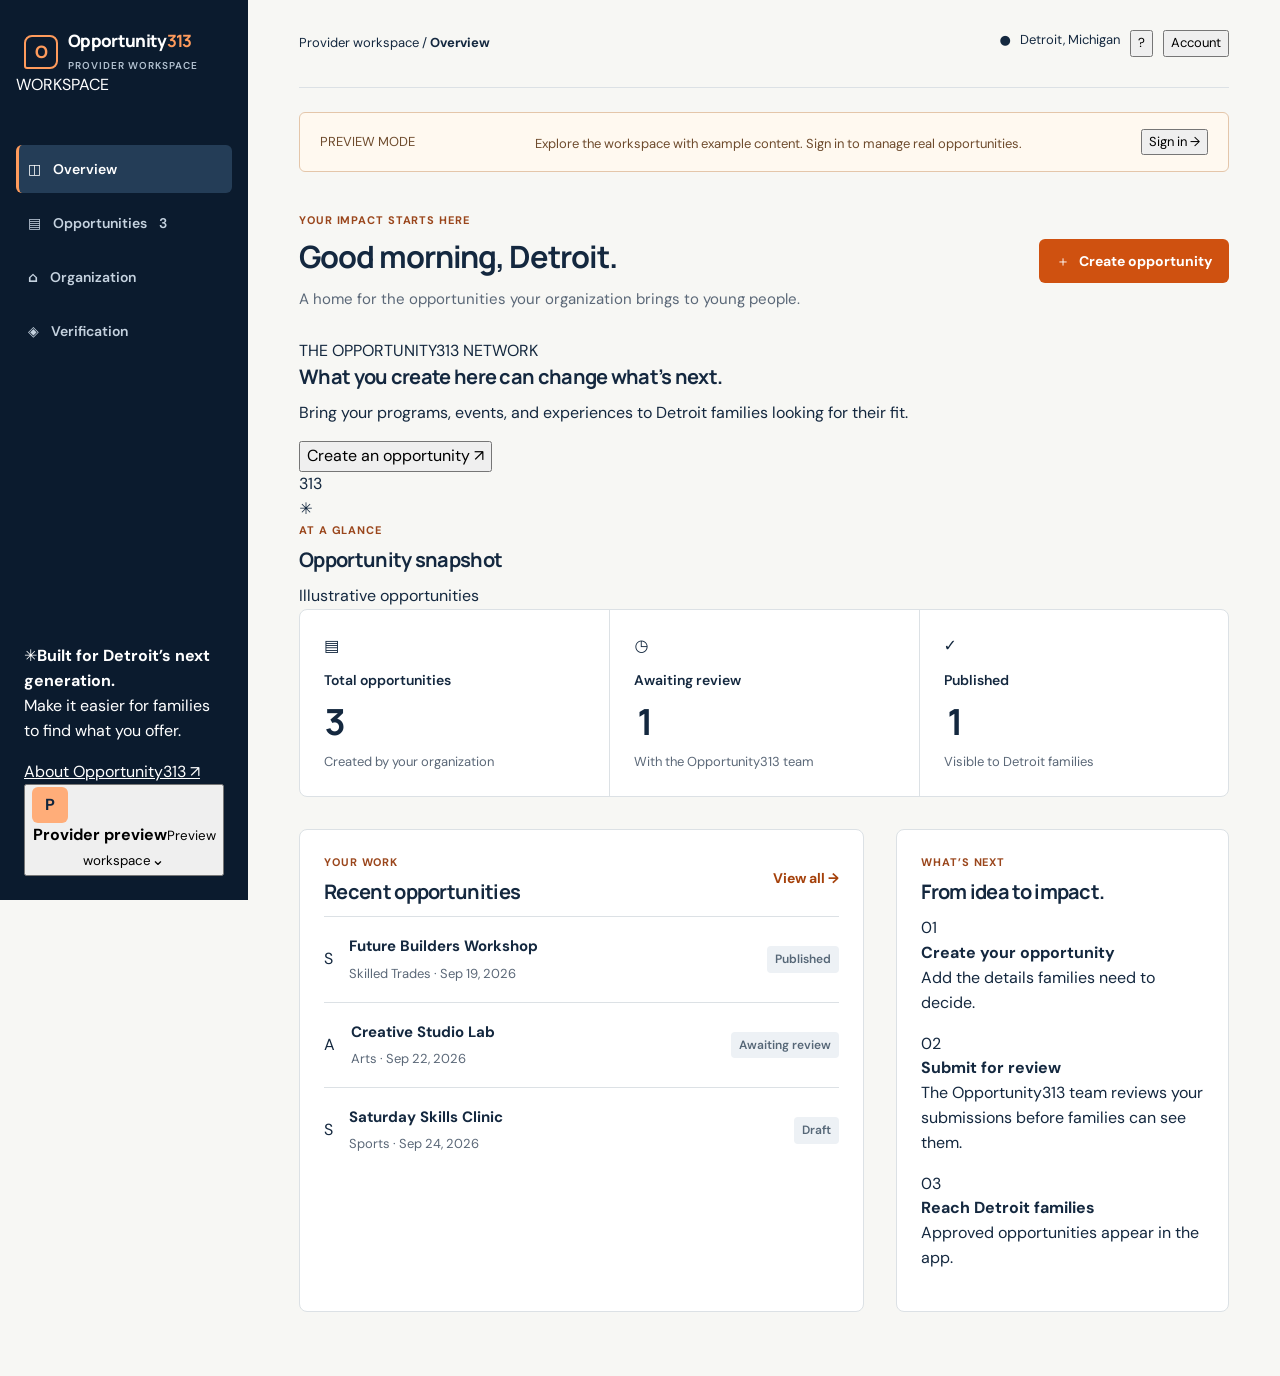
<file: website/provider/index.html>
<!doctype html>
<html lang="en">
<head>
  <meta charset="utf-8">
  <meta name="viewport" content="width=device-width, initial-scale=1">
  <meta name="theme-color" content="#10253d">
  <meta name="robots" content="noindex, nofollow, noarchive">
  <meta name="description" content="The Opportunity313 workspace for Detroit organizations creating opportunities for young people.">
  <link rel="preconnect" href="https://fonts.googleapis.com">
  <link rel="preconnect" href="https://fonts.gstatic.com" crossorigin>
  <link href="https://fonts.googleapis.com/css2?family=DM+Sans:wght@400;500;600;700&family=Manrope:wght@500;600;700;800&display=swap" rel="stylesheet">
  <link rel="stylesheet" href="./provider.css">
  <script src="./provider.js" defer></script>
  <title>Provider workspace · Opportunity313</title>
</head>
<body>
  <a class="skip" href="#workspace">Skip to workspace</a>
  <div class="app-shell">
    <aside class="sidebar" aria-label="Provider workspace navigation">
      <a class="brand" href="/" aria-label="Opportunity313 home"><span class="brand-mark">O</span><span>Opportunity<b>313</b><small>PROVIDER WORKSPACE</small></span></a>
      <div class="sidebar-label">WORKSPACE</div>
      <nav class="side-nav" aria-label="Sections">
        <button class="nav-item active" data-view="overview" type="button"><span class="nav-icon">◫</span> Overview</button>
        <button class="nav-item" data-view="opportunities" type="button"><span class="nav-icon">▤</span> Opportunities <span class="nav-count" id="nav-count">0</span></button>
        <button class="nav-item" data-view="organization" type="button"><span class="nav-icon">⌂</span> Organization</button>
        <button class="nav-item" data-view="verification" type="button"><span class="nav-icon">◈</span> Verification</button>
      </nav>
      <div class="sidebar-bottom">
        <div class="help-card"><span class="help-spark">✳</span><b>Built for Detroit’s next generation.</b><p>Make it easier for families to find what you offer.</p><a href="/" target="_blank" rel="noopener">About Opportunity313 <span aria-hidden="true">↗</span></a></div>
        <button class="account-chip" id="account-button" type="button"><span class="account-avatar" id="account-avatar">P</span><span><b id="account-name">Provider preview</b><small id="account-email">Preview workspace</small></span><span class="account-chevron">⌄</span></button>
        <div class="account-menu" id="account-menu" hidden><button id="sign-out" type="button">Sign out</button></div>
      </div>
    </aside>

    <main id="workspace" class="workspace">
      <header class="topbar"><div class="topbar-crumb">Provider workspace <span>/</span> <strong id="crumb">Overview</strong></div><div class="topbar-actions"><span class="topbar-location">● &nbsp; Detroit, Michigan</span><button class="topbar-help" id="topbar-help" type="button" aria-label="About this workspace">?</button><button class="mobile-account" id="mobile-account" type="button">Account</button></div></header>
      <div id="notice" class="notice" role="status" hidden></div>
      <div class="preview-banner" id="preview-banner"><span>PREVIEW MODE</span><p>Explore the workspace with example content. Sign in to manage real opportunities.</p><button id="preview-signin" type="button">Sign in <span aria-hidden="true">→</span></button></div>

      <section class="view active" id="view-overview" aria-labelledby="overview-title">
        <div class="page-intro"><div><p class="eyebrow">YOUR IMPACT STARTS HERE</p><h1 id="overview-title">Good morning, <span id="greeting-name">Detroit</span><span class="period">.</span></h1><p class="page-subtitle">A home for the opportunities your organization brings to young people.</p></div><button class="button orange create-button" type="button">＋ &nbsp; Create opportunity</button></div>
        <div class="hero-card"><div class="hero-card-copy"><span class="hero-overline">THE OPPORTUNITY313 NETWORK</span><h2>What you create here can change what’s next.</h2><p>Bring your programs, events, and experiences to Detroit families looking for their fit.</p><button class="hero-action create-button" type="button">Create an opportunity <span aria-hidden="true">↗</span></button></div><div class="hero-art" aria-hidden="true"><div class="art-disc"></div><span class="art-three">3</span><span class="art-one">1</span><span class="art-three-last">3</span><div class="art-star">✳</div></div></div>
        <div class="section-row"><div><p class="eyebrow">AT A GLANCE</p><h2>Opportunity snapshot</h2></div><span class="section-caption" id="snapshot-caption">Your workspace, all in one place</span></div>
        <div class="stats"><article class="stat"><span class="stat-icon peach">▤</span><span class="stat-label">Total opportunities</span><strong id="stat-total">0</strong><small>Created by your organization</small></article><article class="stat"><span class="stat-icon lavender">◷</span><span class="stat-label">Awaiting review</span><strong id="stat-pending">0</strong><small>With the Opportunity313 team</small></article><article class="stat"><span class="stat-icon mint">✓</span><span class="stat-label">Published</span><strong id="stat-published">0</strong><small>Visible to Detroit families</small></article></div>
        <div class="overview-grid"><section class="panel recent-panel"><div class="panel-head"><div><p class="eyebrow">YOUR WORK</p><h2>Recent opportunities</h2></div><button class="text-button" data-view="opportunities" type="button">View all <span aria-hidden="true">→</span></button></div><div id="recent-list" class="recent-list"></div></section><section class="panel next-panel"><p class="eyebrow">WHAT’S NEXT</p><h2>From idea to impact.</h2><div class="step"><span>01</span><div><b>Create your opportunity</b><p>Add the details families need to decide.</p></div></div><div class="step"><span>02</span><div><b>Submit for review</b><p>The Opportunity313 team reviews your submissions before families can see them.</p></div></div><div class="step"><span>03</span><div><b>Reach Detroit families</b><p>Approved opportunities appear in the app.</p></div></div></section></div>
      </section>

      <section class="view" id="view-opportunities" aria-labelledby="opportunities-title"><div class="page-intro compact"><div><p class="eyebrow">MANAGE YOUR WORK</p><h1 id="opportunities-title">Opportunities<span class="period">.</span></h1><p class="page-subtitle">Create and track the programs you share with Detroit families.</p></div><button class="button orange create-button" type="button">＋ &nbsp; Create opportunity</button></div><div class="panel list-panel"><div class="list-toolbar"><div class="filter-group" aria-label="Filter opportunities"><button type="button" class="filter active" data-filter="all">All <span id="filter-all">0</span></button><button type="button" class="filter" data-filter="pending_review">Awaiting review</button><button type="button" class="filter" data-filter="published">Published</button><button type="button" class="filter" data-filter="draft">Drafts</button></div><label class="search-wrap"><span class="sr-only">Search opportunities</span><span aria-hidden="true">⌕</span><input id="opportunity-search" type="search" placeholder="Search opportunities"></label></div><div class="table-scroll"><table><thead><tr><th>OPPORTUNITY</th><th>CATEGORY</th><th>STATUS</th><th>CREATED</th><th></th></tr></thead><tbody id="opportunity-rows"></tbody></table></div><div id="opportunity-empty" class="empty-state" hidden><span>✳</span><h3>No opportunities here yet</h3><p>Start by sharing one great thing your organization offers.</p><button class="button orange create-button" type="button">Create opportunity</button></div></div></section>

      <section class="view" id="view-organization" aria-labelledby="organization-title"><div class="page-intro compact"><div><p class="eyebrow">THE PEOPLE BEHIND THE WORK</p><h1 id="organization-title">Organization<span class="period">.</span></h1><p class="page-subtitle">The profile connected to your provider account.</p></div></div><div class="detail-grid"><section class="panel organization-card"><div class="org-logo">O<span>313</span></div><p class="eyebrow">ORGANIZATION PROFILE</p><h2 id="org-name">Your organization</h2><p id="org-description">Sign in to see your organization details.</p><dl><div><dt>Type</dt><dd id="org-type">—</dd></div><div><dt>Contact</dt><dd id="org-contact">—</dd></div><div><dt>Website</dt><dd id="org-website">—</dd></div></dl></section><section class="panel status-card"><span class="status-icon">◈</span><p class="eyebrow">VERIFICATION STATUS</p><h2 id="org-status-title">Verification in progress</h2><p id="org-status-copy">New organizations can share opportunities while verification is pending. The Opportunity313 team reviews their submissions before publication.</p><button class="text-button" data-view="verification" type="button">How verification works <span aria-hidden="true">→</span></button></section></div></section>

      <section class="view" id="view-verification" aria-labelledby="verification-title"><div class="page-intro compact"><div><p class="eyebrow">TRUST BUILT IN</p><h1 id="verification-title">Verification<span class="period">.</span></h1><p class="page-subtitle">A clear path to sharing trusted opportunities with Detroit families.</p></div></div><div class="detail-grid"><section class="panel verification-panel"><span class="verification-mark">◈</span><h2 id="verification-headline">Your organization’s status</h2><p id="verification-description">Sign in to check the status of your organization.</p><div class="verify-steps"><div><span>1</span><p><b>Create a provider account</b><small>Use your organization’s contact email.</small></p></div><div><span>2</span><p><b>Share organization details</b><small>Tell us who you are and what you offer.</small></p></div><div><span>3</span><p><b>Verify your organization</b><small>Organization verification is not available here yet. You can still submit opportunities for review.</small></p></div></div></section><section class="panel review-panel"><p class="eyebrow">WHILE YOU WAIT</p><h2>Keep moving forward.</h2><p>You can submit opportunities while organization verification is pending. The Opportunity313 team reviews those opportunities before they reach families.</p><div class="review-callout">Clear details about age, cost, location, and accessibility help families decide whether an opportunity fits.</div><button class="button navy create-button" type="button">Create an opportunity <span aria-hidden="true">→</span></button></section></div></section>
    </main>
  </div>

  <dialog id="auth-dialog" class="dialog auth-dialog"><form method="dialog" class="dialog-close-row"><button type="submit" aria-label="Close sign-in dialog">×</button></form><div class="dialog-body"><span class="mini-brand">O<span>313</span></span><p class="eyebrow">WELCOME TO YOUR WORKSPACE</p><h2 id="auth-title">Sign in to Opportunity313.</h2><p id="auth-subtitle">Use your provider account to manage your organization’s opportunities.</p><div class="auth-tabs"><button id="tab-signin" class="active" type="button">Sign in</button><button id="tab-signup" type="button">Create account</button></div><form id="auth-form"><label>Email address<input name="email" type="email" autocomplete="email" required placeholder="you@organization.org"></label><label>Password<input name="password" type="password" autocomplete="current-password" minlength="8" required placeholder="Enter your password"></label><p id="auth-error" class="form-error" role="alert" hidden></p><button id="auth-submit" class="button orange full" type="submit">Sign in <span aria-hidden="true">→</span></button></form><p class="dialog-foot">Use the same Opportunity313 account here and in the mobile app.</p></div></dialog>

  <dialog id="setup-dialog" class="dialog setup-dialog"><div class="dialog-body"><span class="mini-brand">O<span>313</span></span><p class="eyebrow">LET’S GET STARTED</p><h2>Add your organization.</h2><p>Tell us the basics. Your organization will begin in pending verification status.</p><form id="setup-form"><label>Organization name<input name="organization_name" required minlength="3" placeholder="Your organization"></label><label>Organization type<select name="requested_type" required><option value="nonprofit">Nonprofit</option><option value="community_provider">Community provider</option><option value="school">School</option><option value="youth_league">Youth league</option><option value="little_league">Little League</option><option value="athletics_host">Athletics host</option><option value="city_program">City program</option></select></label><label>What do you offer?<textarea name="organization_description" rows="3" placeholder="A short introduction to your work"></textarea></label><div class="form-note">Do not include tax or registration IDs here. Organization verification is not available in this workspace yet.</div><p id="setup-error" class="form-error" role="alert" hidden></p><button class="button orange full" type="submit">Create organization <span aria-hidden="true">→</span></button></form><button id="setup-signout" class="subtle-button" type="button">Sign out</button></div></dialog>

  <dialog id="opportunity-dialog" class="dialog editor-dialog"><div class="editor-head"><div><p class="eyebrow">NEW OPPORTUNITY</p><h2>Create something good.</h2><p>Give families the details they need to take the next step.</p></div><form method="dialog"><button type="submit" aria-label="Close editor">×</button></form></div><form id="opportunity-form" class="editor-form"><div class="form-section"><h3>About the opportunity</h3><div class="form-grid"><label class="span-two">Title<input name="title" required maxlength="120" placeholder="e.g. Future Builders Workshop"></label><label class="span-two">Description<textarea name="summary" required rows="4" placeholder="What will young people do and learn?"></textarea></label><label>Category<select name="category" required><option>Academic Support</option><option>Arts</option><option>Career Exploration</option><option>Career Readiness</option><option>College Readiness</option><option>Culinary</option><option>Entrepreneurship</option><option>Financial Literacy</option><option>Film</option><option>Health</option><option>Leadership</option><option>Media</option><option>Music</option><option>Science</option><option>Skilled Trades</option><option>Sports</option><option>Sustainability</option><option>Technology</option></select></label><label>Format<select name="opportunity_type" required><option>Workshop</option><option>Program</option><option>Camp</option><option>Internship</option><option>Event</option><option>Clinic</option><option>Competition</option></select></label></div></div><div class="form-section"><h3>Who it’s for</h3><div class="form-grid"><label>Minimum age<input name="age_min" type="number" min="0" max="24" placeholder="Any"></label><label>Maximum age<input name="age_max" type="number" min="0" max="24" placeholder="Any"></label><label>Minimum grade<input name="grade_min" type="number" min="0" max="16" placeholder="Any"></label><label>Maximum grade<input name="grade_max" type="number" min="0" max="16" placeholder="Any"></label><label>Eligibility<select name="gender_eligibility"><option value="all">All genders</option><option value="girls">Girls</option><option value="boys">Boys</option></select></label><label>Capacity<input name="capacity" type="number" min="1" placeholder="Optional"></label></div></div><div class="form-section"><h3>When and where</h3><div class="form-grid"><label>Start date & time<input name="starts_at" type="datetime-local" required></label><label>End date & time<input name="ends_at" type="datetime-local"></label><label>Application deadline<input name="deadline" type="datetime-local"></label><label>Location name<input name="location_name" required placeholder="e.g. Midtown Community Center"></label><label>Neighborhood<input name="neighborhood" placeholder="Optional"></label><label>Transportation notes<input name="transportation" placeholder="Optional"></label></div></div><div class="form-section"><h3>Registration & access</h3><div class="form-grid"><label>Registration link<input name="registration_url" type="url" placeholder="https://"></label><label>Cost in dollars<input name="cost" type="number" min="0" step="0.01" value="0"></label><label class="check-row"><input name="meals_provided" type="checkbox"> Meals provided</label><label>Accessibility details<input name="accessibility" placeholder="Optional"></label><label class="span-two">Parent requirements<input name="parent_requirements" placeholder="Optional"></label></div></div><p id="opportunity-error" class="form-error" role="alert" hidden></p><div class="editor-footer"><p>The Opportunity313 team reviews your submission before it appears to families.</p><button class="button orange" type="submit">Submit for review <span aria-hidden="true">→</span></button></div></form></dialog>
</body>
</html>
</file>
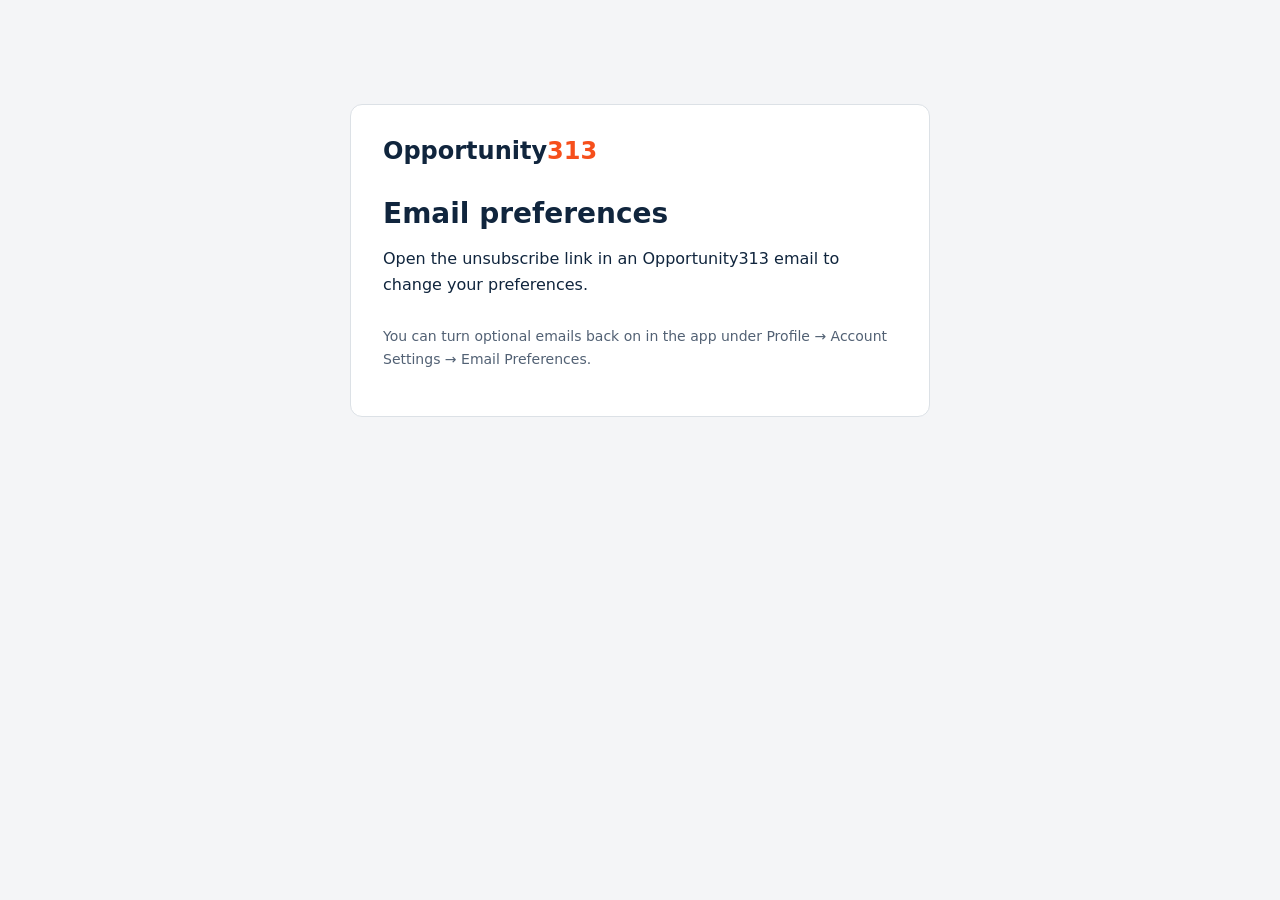
<file: website/unsubscribe/index.html>
<!doctype html>
<html lang="en">
<head>
  <meta charset="utf-8">
  <meta name="viewport" content="width=device-width, initial-scale=1">
  <meta name="referrer" content="no-referrer">
  <meta name="robots" content="noindex,nofollow,noarchive">
  <meta http-equiv="Content-Security-Policy" content="default-src 'self'; script-src 'self'; style-src 'self'; connect-src https://pinpurdjfbvxrwexzlre.supabase.co; object-src 'none'; base-uri 'none'; form-action 'self'">
  <title>Email preferences · Opportunity313</title>
  <link rel="stylesheet" href="unsubscribe.css">
  <script src="unsubscribe.js" defer></script>
</head>
<body>
  <main>
    <a class="brand" href="/">Opportunity<span>313</span></a>
    <h1>Email preferences</h1>
    <p id="status" role="status" aria-live="polite">Checking your unsubscribe link…</p>
    <form id="unsubscribe" hidden>
      <p>Turn off optional Opportunity313 emails, including profile and provider submission updates.</p>
      <p>Security notices and sign-in or password-reset emails you request will continue.</p>
      <button type="submit">Unsubscribe from optional emails</button>
    </form>
    <button id="retry" type="button" hidden>Try again</button>
    <p class="help">You can turn optional emails back on in the app under Profile → Account Settings → Email Preferences.</p>
  </main>
</body>
</html>
</file>
<file: website/provider/provider.css>
:root{--navy:#10253d;--navy-deep:#0b1b2e;--orange:#cf5110;--orange-light:#fff0e5;--canvas:#f7f7f4;--ink:#14283f;--muted:#5b6878;--line:#dce1e5;--pending:#855d11;--approved:#246c47;--rejected:#a53637;font-family:'DM Sans',system-ui,sans-serif;color:var(--ink);font-synthesis:none;color-scheme:light}
*{box-sizing:border-box}body{margin:0;background:var(--canvas);font-size:16px;line-height:1.55}button,input,select,textarea{font:inherit}button{cursor:pointer}button:disabled{cursor:wait;opacity:.6}a{color:inherit}button,a,input,select,textarea{touch-action:manipulation}:focus-visible{outline:3px solid #3273aa;outline-offset:3px}.skip{position:absolute;left:16px;top:-80px;z-index:1000;padding:12px;background:var(--navy);color:#fff}.skip:focus{top:16px}.sr-only{position:absolute;width:1px;height:1px;padding:0;margin:-1px;overflow:hidden;clip:rect(0,0,0,0);white-space:nowrap;border:0}[hidden]{display:none!important}.svg-library{position:absolute;width:0;height:0;overflow:hidden}.icon{width:20px;height:20px;fill:none;stroke:currentColor;stroke-width:1.7;stroke-linecap:round;stroke-linejoin:round;flex:none}
h1,h2,h3{font-family:Manrope,system-ui,sans-serif;line-height:1.25;letter-spacing:-.035em}h1{font-size:clamp(26px,2.4vw,34px);margin:0}h2{font-size:20px;margin:0 0 12px}h3{font-size:18px;margin:0 0 20px}p{margin:0 0 16px}.app-shell{min-height:100vh;display:grid;grid-template-columns:248px minmax(0,1fr)}.sidebar{background:var(--navy-deep);color:#fff;padding:32px 16px 24px;display:flex;flex-direction:column;position:sticky;top:0;height:100vh}.brand{display:flex;align-items:center;gap:10px;text-decoration:none;padding:0 8px;font:800 17px/1.1 Manrope,sans-serif;letter-spacing:-.04em}.brand b,.mini-brand b{color:#ff9b5c}.brand small{display:block;margin-top:8px;color:#b2c1d0;font:600 10px/1.4 'DM Sans',sans-serif;letter-spacing:.1em}.brand-mark{width:34px;height:34px;display:grid;place-items:center;border:2px solid #ff9b5c;border-radius:8px 8px 8px 3px;color:#ff9b5c;flex:none}.side-nav{display:grid;gap:6px;margin-top:48px}.nav-item{width:100%;min-height:48px;display:flex;align-items:center;gap:12px;border:0;border-radius:6px;padding:12px;background:transparent;text-align:left;color:#c5d2df;font-size:14px;font-weight:600}.nav-item:hover{background:#1a334c;color:white}.nav-item.active{background:#243d57;color:white;border-left:3px solid #ff9b5c;padding-left:9px}.nav-item.active .icon{color:#ff9b5c}.sidebar-bottom{margin-top:auto;padding:24px 8px 0}.sidebar-bottom>p{font:600 16px/1.6 Manrope,sans-serif;color:#d1dce7}.sidebar-bottom>a{color:#ffc094;font-size:13px;text-decoration:none}.account-summary{display:flex;align-items:center;gap:10px;margin-top:24px;padding-top:20px;border-top:1px solid #35465a;min-width:0}.account-avatar{width:36px;height:36px;display:grid;place-items:center;border-radius:6px;background:#ffad79;color:var(--navy);font-weight:700;flex:none}.account-summary>div{min-width:0}.account-summary strong,.account-summary small{display:block;overflow:hidden;text-overflow:ellipsis;white-space:nowrap}.account-summary strong{font-size:13px}.account-summary small{font-size:12px;color:#b0c1d2;margin-top:3px}
.workspace{min-width:0;padding:0 clamp(24px,4vw,64px) 64px}.topbar{min-height:88px;display:flex;align-items:center;justify-content:space-between;gap:16px;border-bottom:1px solid var(--line);font-size:13px}.topbar-label{color:var(--muted)}.topbar-divider{margin:0 14px;color:#778395}.topbar-actions{display:flex;gap:10px}.button{min-height:44px;display:inline-flex;align-items:center;justify-content:center;gap:8px;border-radius:6px;padding:10px 16px;border:1px solid transparent;font-size:14px;font-weight:700;text-decoration:none;white-space:nowrap}.button.orange{background:var(--orange);color:#fff}.button.orange:hover{background:#ac4008}.button.secondary{border-color:#bac4ce;background:#fff;color:var(--navy)}.button.secondary:hover{background:#eef2f5}.text-button{min-height:44px;border:0;background:none;color:#a5410b;font-size:14px;font-weight:700;padding:8px 0;text-align:left}.full{width:100%}.view{display:none;max-width:1280px;margin:auto}.view.active{display:block}.page-intro{display:flex;align-items:center;justify-content:space-between;gap:24px;margin:40px 0 28px}.eyebrow{font-size:11px;font-weight:700;letter-spacing:.08em;color:#9a461c;margin:0 0 8px}.page-subtitle{color:var(--muted);font-size:15px;margin:12px 0 0;max-width:65ch}.notice,.error-banner,.load-status{padding:16px;margin:20px auto 0;max-width:1280px;border-radius:6px;background:#e7f3eb;color:#205536}.error-banner{background:#fff0ee;border:1px solid #e2bcb6;color:#942e30}.error-banner p{margin-bottom:8px}.load-status{background:#edf3f8;color:var(--navy)}.preview-banner{max-width:1280px;display:flex;align-items:center;justify-content:space-between;gap:24px;padding:16px 20px;margin:24px auto 0;border:1px solid #e4c6aa;border-radius:6px;background:#fff9f0;color:#6e4b2d;font-size:13px}.preview-banner strong{font-size:14px}.preview-banner p{margin:4px 0 0}.stats{display:grid;grid-template-columns:repeat(3,1fr);border:1px solid var(--line);border-radius:8px;background:white}.stat{background:transparent;border:0;text-align:left;padding:24px;display:grid;gap:12px;color:var(--ink)}.stat+.stat{border-left:1px solid var(--line)}.stat:hover{background:#faf7f2}.stat-label{display:flex;align-items:center;gap:8px;font-size:14px;font-weight:600}.status-dot{width:8px;height:8px;border-radius:50%;display:inline-block}.pending{color:var(--pending)}.approved{color:var(--approved)}.rejected{color:var(--rejected)}.status-dot.pending{background:var(--pending)}.status-dot.approved{background:var(--approved)}.status-dot.rejected{background:var(--rejected)}.stat strong{font:700 36px/1 Manrope,sans-serif;font-variant-numeric:tabular-nums;letter-spacing:-.04em}.stat small{color:var(--muted);font-size:13px}.overview-grid{display:grid;grid-template-columns:minmax(0,1.7fr) minmax(260px,1fr);gap:32px;margin-top:32px}.panel{padding:24px;border:1px solid var(--line);border-radius:8px;background:#fff}.panel-head{display:flex;align-items:center;justify-content:space-between;gap:16px;margin-bottom:12px}.panel-head h2{margin:0}.recent-item{display:flex;align-items:center;gap:16px;border:0;border-top:1px solid var(--line);padding:18px 0;background:none;width:100%;text-align:left;color:var(--ink)}.recent-item:hover strong{text-decoration:underline}.recent-item>div{min-width:0;flex:1}.recent-item strong{display:block;font-size:15px;overflow-wrap:anywhere}.recent-item small{display:block;margin-top:5px;color:var(--muted);font-size:13px}.recent-item .pill{flex:none}.empty-inline{padding:24px 0;color:var(--muted)}.review-note{padding:24px 0}.review-note p{color:var(--muted);font-size:14px}.review-note hr{border:0;border-top:1px solid var(--line);margin:24px 0}.review-note .meta-label{font-size:11px;font-weight:700;letter-spacing:.06em;margin-bottom:6px}.review-note strong{display:block;font-size:16px}.review-note .text-button{display:block;margin-top:8px}.list-panel{padding:0;overflow:hidden}.list-toolbar{display:flex;align-items:center;justify-content:space-between;gap:16px;padding:16px 24px;border-bottom:1px solid var(--line);flex-wrap:wrap}.filter-group{display:flex;gap:20px;flex-wrap:wrap}.filter{padding:8px 0;min-height:44px;border:0;background:none;color:var(--muted);font-size:13px;font-weight:600}.filter.active{color:#a5410b;box-shadow:0 2px #a5410b}.filter span{font-variant-numeric:tabular-nums}.search-wrap input{max-width:230px}.table-scroll{overflow:auto}table{width:100%;border-collapse:collapse}th{text-align:left;padding:16px 24px;color:var(--muted);font-size:12px;font-weight:600;white-space:nowrap}td{padding:18px 24px;border-top:1px solid var(--line);font-size:14px;vertical-align:top}td:first-child{width:40%;min-width:220px;color:var(--navy);font-weight:600}td:last-child{padding-left:0}td:nth-child(4){white-space:nowrap;color:var(--muted);font-size:13px}.title-button{border:0;background:none;color:inherit;text-align:left;padding:0;font-weight:600;overflow-wrap:anywhere;min-height:44px}.title-button:hover{text-decoration:underline}.pill{display:inline-block;border-radius:4px;padding:4px 8px;font-size:12px;font-weight:600;white-space:nowrap;background:#edf1f5;color:#566777}.pill.pending{background:#fff1d8;color:#80580c}.pill.approved{background:#e4f3e9;color:#246c47}.pill.rejected{background:#fde8e8;color:#a53637}.empty-state{padding:48px 24px;text-align:center}.empty-state p{color:var(--muted);font-size:14px}
.profile-layout{display:grid;grid-template-columns:250px minmax(0,1fr);gap:40px}.profile-summary{padding:8px 0}.org-logo{width:64px;height:64px;display:grid;place-items:center;color:var(--navy);background:#e9eef3;border-radius:8px;margin-bottom:20px}.org-logo .icon{width:34px;height:34px}.profile-summary h2{font-size:22px;overflow-wrap:anywhere}.profile-summary>p{color:var(--muted);font-size:14px}.profile-summary dl{margin:24px 0}.profile-summary dt{font-size:12px;color:var(--muted)}.profile-summary dd{margin:6px 0 0;font-size:12px;overflow-wrap:anywhere;font-family:ui-monospace,monospace}.profile-form{min-width:0;background:white;border:1px solid var(--line);border-radius:8px}.profile-form fieldset{padding:0;margin:0;border:0;min-width:0}.form-section{padding:28px}.form-section+.form-section{border-top:1px solid var(--line)}.form-grid{display:grid;grid-template-columns:repeat(2,minmax(0,1fr));gap:20px}.span-two{grid-column:1/-1}label{display:block;color:var(--ink);font-size:14px;font-weight:600}input,select,textarea{display:block;width:100%;min-height:44px;margin-top:8px;border:1px solid #b8c2cc;border-radius:5px;background:#fff;padding:10px 12px;font-size:15px;color:var(--ink)}textarea{resize:vertical}input::placeholder,textarea::placeholder{color:#657282;font-weight:400}fieldset:disabled input,fieldset:disabled textarea,fieldset:disabled select{background:#f5f6f7;color:#657282;opacity:1}.required-note{font-size:11px;font-weight:400;color:var(--muted);margin-left:5px}.profile-footer,.editor-footer{display:flex;align-items:center;justify-content:space-between;gap:20px;padding:24px 28px;border-top:1px solid var(--line);background:#fbfcfd;border-radius:0 0 8px 8px}.profile-footer p,.editor-footer p{font-size:13px;color:var(--muted);margin:0;max-width:45ch}.profile-footer>div{display:flex;gap:10px;flex-wrap:wrap}.profile-form>.form-error{margin:16px 28px}.verification-layout{display:grid;grid-template-columns:1fr 1.3fr;gap:40px}.verification-layout p{color:var(--muted);font-size:15px}.review-process{padding:24px 0}.review-process ol{margin:24px 0;padding-left:24px}.review-process li{padding-left:8px;margin:0 0 24px}.review-process p{margin:6px 0 0}.dialog{padding:0;border:1px solid var(--line);border-radius:10px;box-shadow:0 24px 80px #10253d30;max-height:90dvh;width:min(92vw,520px);color:var(--ink)}.dialog::backdrop{background:#07182bb0}.dialog-head{display:flex;align-items:center;justify-content:space-between;gap:24px;padding:24px 28px 0}.mini-brand{font-family:Manrope,sans-serif;font-weight:800}.mini-brand b{color:var(--orange)}.close-button{min-width:44px;min-height:44px;border:0;border-radius:5px;background:#edf1f4;font-size:25px;color:var(--navy)}.close-button:hover{background:#dce5ed}.dialog-body{padding:24px 28px 28px}.dialog h2{font-size:25px}.dialog-body>p{font-size:14px;color:var(--muted)}.auth-tabs{display:flex;border-bottom:1px solid var(--line);gap:24px;margin:24px 0}.auth-tabs button{border:0;background:none;font-size:14px;padding:12px 0;color:var(--muted);font-weight:600;min-height:44px}.auth-tabs button.active{color:#a5410b;box-shadow:0 2px #a5410b}.auth-dialog label{margin-bottom:20px}.dialog-foot{margin-top:24px;margin-bottom:0!important;font-size:12px!important}.form-error{padding:12px 16px;border-left:3px solid var(--rejected);background:#fff0ef;color:#932f31;font-size:14px}.form-note{font-size:13px;color:var(--muted);padding:16px;background:#f2f5f7}.editor-dialog{width:min(94vw,800px)}.editor-head{display:flex;justify-content:space-between;align-items:flex-start;padding:24px 28px;border-bottom:1px solid var(--line)}.editor-head p{margin-bottom:0;font-size:14px;color:var(--muted)}.editor-head .eyebrow{margin-bottom:8px;color:#9a461c}.editor-form>.form-error{margin:16px 28px}.check-row{display:flex;align-items:center;gap:12px;align-self:center}.check-row input{width:20px;min-height:20px;margin:0}.detail-dialog{width:min(94vw,700px)}.detail-fields{display:grid;grid-template-columns:1fr 1fr;gap:20px;margin:24px 0}.detail-fields dt{font-size:12px;color:var(--muted);margin-bottom:6px}.detail-fields dd{margin:0;font-size:15px;overflow-wrap:anywhere}.detail-fields .wide{grid-column:1/-1}
@media(min-width:1650px){.workspace{padding-left:72px;padding-right:72px}}@media(max-width:1100px){.app-shell{grid-template-columns:218px minmax(0,1fr)}.workspace{padding-left:24px;padding-right:24px}.brand{font-size:15px}.brand small{font-size:9px}.profile-layout{grid-template-columns:210px minmax(0,1fr);gap:24px}.overview-grid{grid-template-columns:minmax(0,1fr)}.review-note{max-width:70ch;padding:0}.page-intro{align-items:flex-start}.stats .stat{padding:20px}.profile-footer{align-items:flex-start;flex-direction:column}.verification-layout{gap:24px}.topbar-label{display:none}.topbar-divider{display:none}}
@media(max-width:760px){.app-shell{display:block}.sidebar{position:static;height:auto;padding:20px}.brand{font-size:17px}.brand small{font-size:10px}.side-nav{margin-top:24px;display:flex;gap:8px;overflow-x:auto}.nav-item{width:auto;flex:none;white-space:nowrap;font-size:13px;padding:8px;min-height:44px}.nav-item.active{border:0;border-bottom:3px solid #ff9b5c;padding:8px 8px 5px;border-radius:4px}.nav-item .icon{display:none}.sidebar-bottom{display:none}.workspace{padding:0 20px 40px}.topbar{min-height:76px}.topbar-actions{gap:8px}.page-intro{flex-direction:column;gap:20px;margin:28px 0 24px}.page-intro .button{width:100%}.preview-banner{align-items:flex-start;padding:16px;gap:12px}.preview-banner .button{padding:8px 12px}.stats .stat{padding:18px 12px}.stat strong{font-size:30px}.stat-label{font-size:13px}.stat small{font-size:12px}.overview-grid{gap:24px;margin-top:24px}.panel{padding:20px}.list-panel{padding:0}.list-toolbar{padding:16px}.filter-group{gap:16px}.search-wrap,.search-wrap input{width:100%;max-width:none}.recent-item{gap:10px}.recent-item .pill{font-size:11px}.profile-layout{display:block}.profile-summary{margin-bottom:24px}.profile-summary dl{margin:16px 0}.profile-summary p{max-width:60ch}.form-section{padding:20px}.form-grid{grid-template-columns:minmax(0,1fr);gap:16px}.span-two{grid-column:auto}.verification-layout{display:block}.review-process{margin-top:24px}.profile-footer,.editor-footer{padding:20px}.editor-footer{align-items:flex-start;flex-direction:column}.editor-footer button{width:100%}.dialog-head,.editor-head{padding:20px}.dialog-body{padding:20px}.detail-fields{grid-template-columns:1fr}.detail-fields .wide{grid-column:auto}.topbar strong{font-size:13px}}
@media(prefers-reduced-motion:no-preference){button{transition:background-color .15s ease,color .15s ease}}@media(forced-colors:active){.pill{border:1px solid}.nav-item.active{outline:2px solid}.stat+.stat{border-left:1px solid}}

.auth-tabs a{font-size:14px;padding:12px 0;color:#a5410b;font-weight:600;min-height:44px;text-underline-offset:4px}

.auth-tabs>span{font-size:14px;padding:12px 0;font-weight:600;min-height:44px;color:#a5410b;box-shadow:0 2px #a5410b}

#support-form { display: grid; gap: 16px; }
#support-reports article { border-top: 1px solid var(--line, #dbe2ea); padding: 18px 0; }
.report-text { white-space: pre-wrap; overflow-wrap: anywhere; }

@media(max-width:760px) { .topbar { flex-wrap: wrap; padding: 12px 0; } .topbar > div:first-child { width: 100%; } .topbar-actions { width: 100%; flex-wrap: wrap; } }
</file>
<file: website/unsubscribe/unsubscribe.css>
:root{color-scheme:light dark;font-family:system-ui,-apple-system,BlinkMacSystemFont,"Segoe UI",sans-serif;color:#10253d;background:#f4f5f7}
*{box-sizing:border-box}body{margin:0;padding:32px 20px}main{max-width:580px;margin:8vh auto;background:white;padding:32px;border-radius:12px;border:1px solid #dce1e6}p{line-height:1.6}.brand{font-size:24px;font-weight:750;text-decoration:none;color:inherit}.brand span{color:#f64f1b}h1{font-size:28px;margin:32px 0 16px}button{font:inherit;font-weight:650;padding:14px 18px;border:0;border-radius:6px;background:#10253d;color:#fff;cursor:pointer}button:disabled{opacity:.6;cursor:wait}button:focus-visible,a:focus-visible{outline:3px solid #f64f1b;outline-offset:4px}.help{margin-top:28px;font-size:14px;color:#526174}[hidden]{display:none!important}@media(max-width:480px){body{padding:20px 12px}main{padding:24px 20px;margin:20px auto}button{width:100%}}@media(prefers-color-scheme:dark){:root{background:#0b1828;color:#edf2f7}main{background:#14283e;border-color:#31465c}.help{color:#bbc9d7}button{background:#edf2f7;color:#10253d}}
</file>
